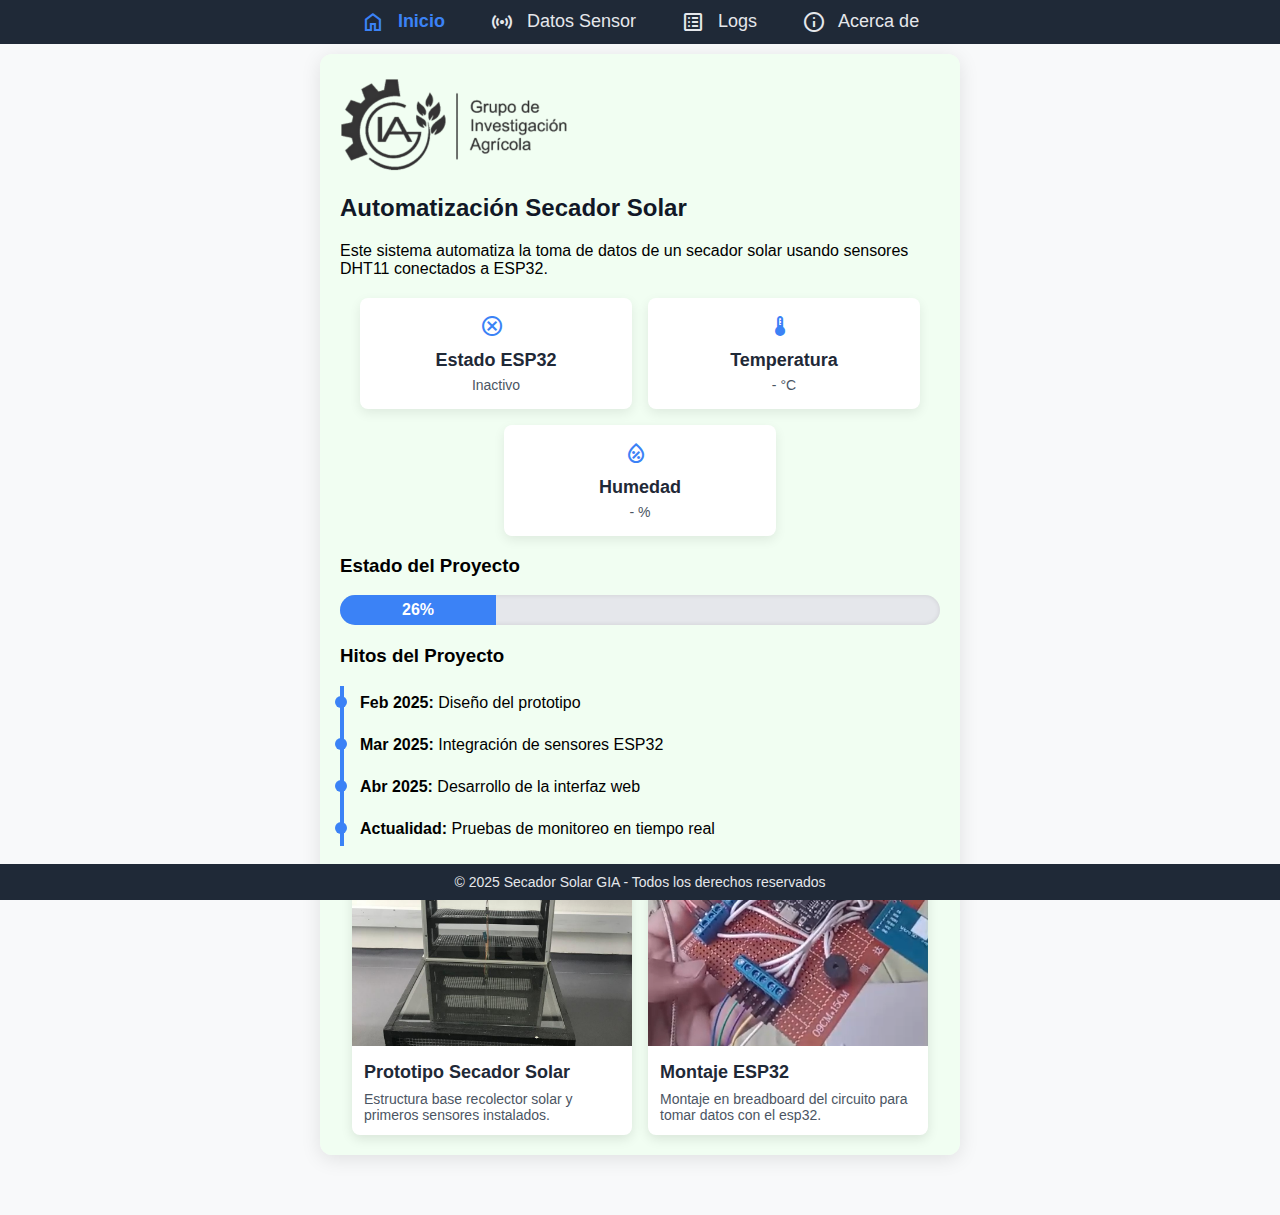
<file: .web_bak/index.html>
<!DOCTYPE html>
<html lang="es">

<head>
    <meta charset="UTF-8">
    <meta name="viewport" content="width=device-width, initial-scale=1.0">
    <title>Secador Solar</title>
    <link rel="stylesheet" href="css/style.css">
    <link rel="icon" type="image/png" href="favicon.png">
    <link href="https://fonts.googleapis.com/css2?family=Material+Symbols+Outlined" rel="stylesheet" />
</head>

<body>

    <!-- Barra de Navegación -->
    <div class="navbar">
        <a href="#" class="nav-item" id="inicio-link">
            <span class="material-symbols-outlined">home</span>
            <span class="nav-text">Inicio</span>
        </a>
        <a href="#" class="nav-item" id="sensor-link">
            <span class="material-symbols-outlined">sensors</span>
            <span class="nav-text">Datos Sensor</span>
        </a>
        <a href="#" class="nav-item" id="logs-link">
            <span class="material-symbols-outlined">list_alt</span>
            <span class="nav-text">Logs</span>
        </a>
        <a href="#" class="nav-item" id="acerca-link">
            <span class="material-symbols-outlined">info</span>
            <span class="nav-text">Acerca de</span>
        </a>
    </div>

    <!-- Contenido -->
    <div class="content">
        <div class="section active" id="inicio-section">
            <div class="section-header">
                <img src="images/gia-logo.png" alt="Logo del proyecto" class="section-logo" />
            </div>
            <h2>Automatización Secador Solar</h2>
            <p>Este sistema automatiza la toma de datos de un secador solar usando sensores DHT11 conectados a ESP32.
            </p>

            <!-- Lecturas rápidas -->
            <div class="sensor-cards">
                <div class="sensor-card">
                    <span class="material-symbols-outlined sensor-icon"> cancel </span>
                    <h3>Estado ESP32</h3>
                    <p>Inactivo</p>
                </div>

                <div class="sensor-card">
                    <span class="material-symbols-outlined sensor-icon">device_thermostat</span>
                    <h3>Temperatura</h3>
                    <p>- °C</p>
                </div>

                <div class="sensor-card">
                    <span class="material-symbols-outlined sensor-icon">humidity_percentage</span>
                    <h3>Humedad</h3>
                    <p>- %</p>
                </div>
            </div>

            <!-- Estado del Proyecto -->
            <h3>Estado del Proyecto</h3>
            <div class="progress-container">
                <div class="progress-bar" style="width: 26%;">26%</div>
            </div>

            <!-- Hitos -->
            <h3>Hitos del Proyecto</h3>
            <ul class="timeline">
                <li><strong>Feb 2025:</strong> Diseño del prototipo</li>
                <li><strong>Mar 2025:</strong> Integración de sensores ESP32</li>
                <li><strong>Abr 2025:</strong> Desarrollo de la interfaz web</li>
                <li><strong>Actualidad:</strong> Pruebas de monitoreo en tiempo real</li>
            </ul>

            <div class="prototype-gallery">

                <div class="prototype-card">
                    <img src="images/Prototipo.webp" alt="Prototipo 1">
                    <div class="prototype-info">
                        <h3>Prototipo Secador Solar</h3>
                        <p>Estructura base recolector solar y primeros sensores instalados.</p>
                    </div>
                </div>

                <div class="prototype-card">
                    <img src="images/montaje.webp" alt="montaje 2">
                    <div class="prototype-info">
                        <h3>Montaje ESP32 </h3>
                        <p>Montaje en breadboard del circuito para tomar datos con el esp32.</p>
                    </div>
                </div>
            </div>
        </div>

        <div class="section" id="logs-section">
            <h2>Mensajes del sistema (Logs)</h2>
            <div class="table-controls">
                <button id="refresh-logs-btn" class="btn btn-primary">
                    <span class="material-symbols-outlined">refresh</span>
                    <span>Refrescar</span>
                </button>
                <button id="export-logs-btn" class="btn btn-success">
                    <span class="material-symbols-outlined">Download</span>
                    <span>Descargar .csv</span>
                </button>
            </div>
            <div id="logs-table"></div> <!-- Aquí se cargará la tabla de logs -->
        </div>

        <div class="section" id="sensor-section">
            <h2>Datos del Sensor DHT11</h2>
            <div class="table-controls">
                <button id="refresh-sensor-btn" class="btn btn-primary">
                    <span class="material-symbols-outlined">refresh</span>
                    <span>Refrescar</span>
                </button>
                <button id="export-sensor-btn" class="btn btn-success">
                    <span class="material-symbols-outlined">Download</span>
                    <span>Descargar .csv</span>
                </button>
            </div>
            <div id="sensor-table"></div> <!-- Aquí se cargará la tabla de los sensores -->
        </div>

        <div class="section" id="acerca-section">

            <h2 class="about-title">Quienes somos?</h2>

            <!-- Tarjetas del equipo -->
            <div class="team-grid">
                <div class="team-card">
                    <img src="images/angie_hurtado.jpeg" alt="Angie Katherine Hurtado Montañez">
                    <h3>Angie Katherine Hurtado Montañez</h3>
                    <p>Ingeniera agrícola en formación </p>
                    <div class="social-links">
                        <a href="http://linkedin.com/in/angiekatherinehurtadomontanez" target="_blank" title="LinkedIn">
                            <span class="material-symbols-outlined">account_circle</span>
                        </a>
                        <a href="mailto:correo1@ejemplo.edu.co" title="Correo">
                            <span class="material-symbols-outlined">mail</span>
                        </a>
                    </div>
                </div>

                <div class="team-card">
                    <img src="images/jhonny_patino.jpeg" alt="Jhony Javier Patiño Alvira">
                    <h3>Jhony Javier Patiño Alvira</h3>
                    <p>Ingeniero agrícola en formación </p>
                    <div class="social-links">
                        <a href="http://www.linkedin.com/in/jhonypatinoalvira" target="_blank">
                            <span class="material-symbols-outlined">account_circle</span>
                        </a>
                        <a href="mailto:correo2@ejemplo.edu.co">
                            <span class="material-symbols-outlined">mail</span>
                        </a>
                    </div>
                </div>

                <div class="team-card">
                    <img src="images/angel_gonzalez.jpeg" alt="Angel Leonardo Gonzalez Padilla">
                    <h3>Angel Leonardo Gonzalez Padilla</h3>
                    <p>Ingeniero agrícola en formación </p>
                    <div class="social-links">
                        <a href="https://linkedin.com/in/angonzalezpa/" target="_blank">
                            <span class="material-symbols-outlined">account_circle</span>
                        </a>
                        <a href="mailto:correo3@ejemplo.edu.co">
                            <span class="material-symbols-outlined">mail</span>
                        </a>
                    </div>
                </div>
            </div>

            <!-- Tarjeta del stack tecnológico -->
            <div class="tech-summary">
                <h3 class="section-subtitle">Tecnologías utilizadas</h3>
                <div class="tech-cards">
                    <div class="tech-item">
                        <span class="material-symbols-outlined tech-icon">code</span>
                        <h4>Rust</h4>
                        <p>Lenguaje principal del backend, elegido por su velocidad y seguridad.</p>
                    </div>
                    <div class="tech-item">
                        <span class="material-symbols-outlined tech-icon">database</span>
                        <h4>PostgreSQL</h4>
                        <p>Base de datos relacional robusta para almacenar datos de sensores.</p>
                    </div>
                    <div class="tech-item">
                        <span class="material-symbols-outlined tech-icon">extension</span>
                        <h4>jQuery</h4>
                        <p>Librería ligera para manejar la interactividad del frontend.</p>
                    </div>
                    <div class="tech-item">
                        <span class="material-symbols-outlined tech-icon">cloud</span>
                        <h4>Docker</h4>
                        <p>Contenedores para facilitar el despliegue del sistema completo.</p>
                    </div>
                </div>
            </div>
        </div>
    </div>

    <script src="https://code.jquery.com/jquery-3.6.0.min.js"></script>
    <script src="js/app.js"></script>
    <div class="footer">
        &copy; 2025 Secador Solar GIA - Todos los derechos reservados
    </div>
</body>

</html>
</file>
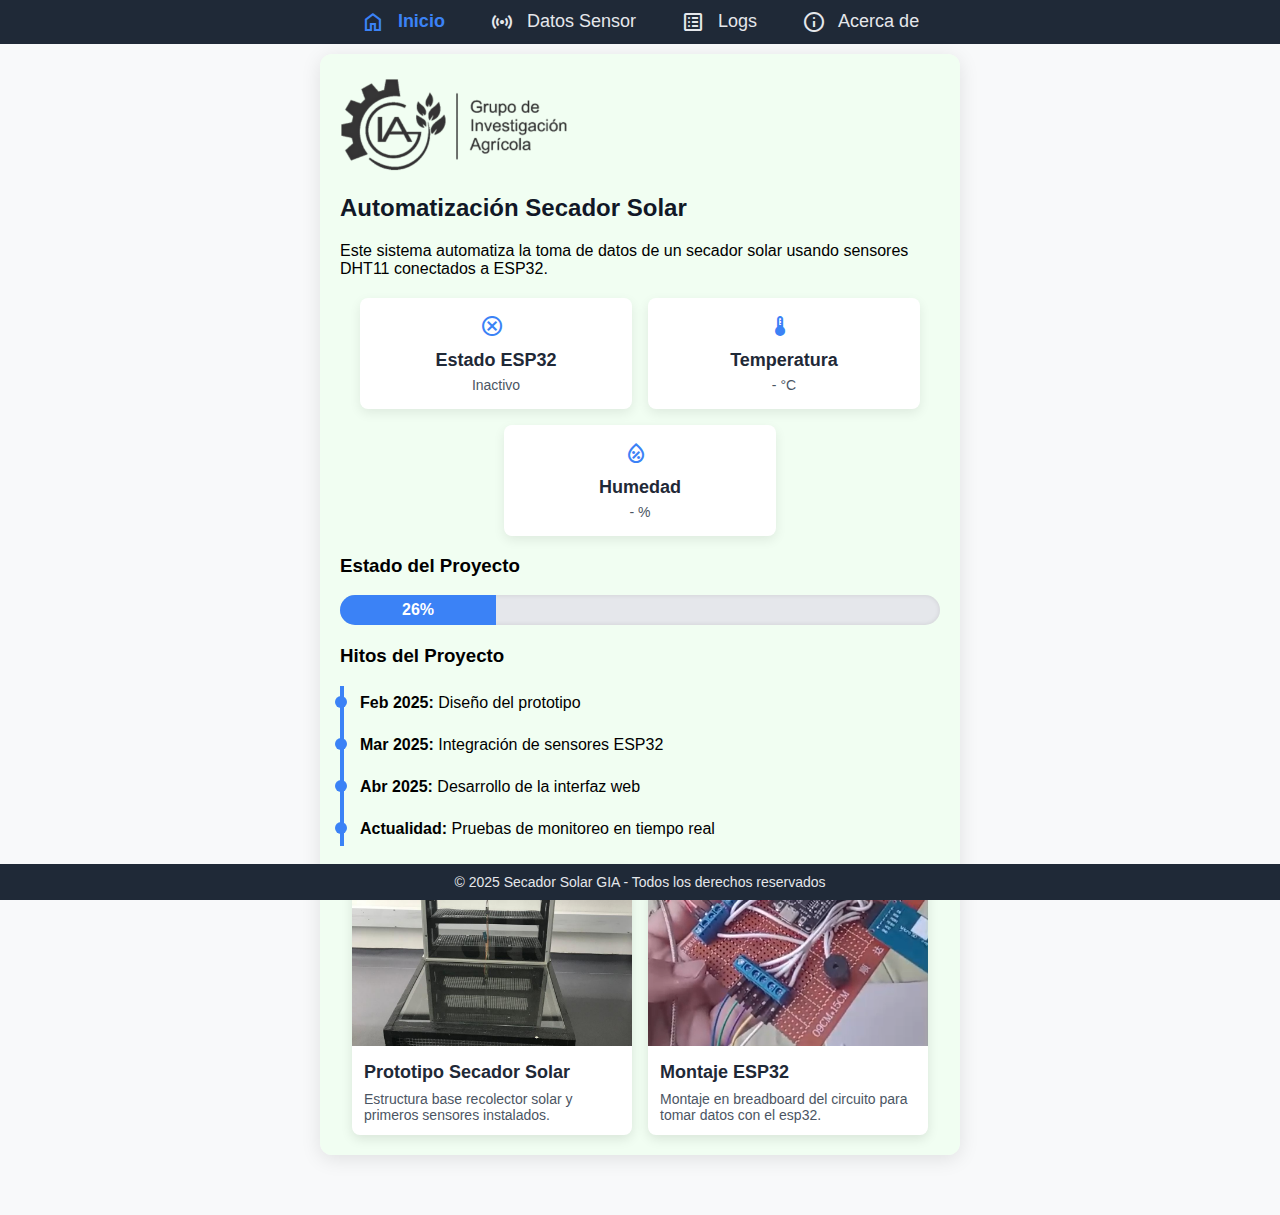
<file: API-CRUD/web/index.html>
<!DOCTYPE html>
<html lang="es">

<head>
    <meta charset="UTF-8">
    <meta name="viewport" content="width=device-width, initial-scale=1.0">
    <title>Secador Solar</title>
    <link rel="stylesheet" href="css/style.css">
    <link rel="icon" type="image/png" href="favicon.png">
    <link href="https://fonts.googleapis.com/css2?family=Material+Symbols+Outlined" rel="stylesheet" />
</head>

<body>

    <!-- Barra de Navegación -->
    <div class="navbar">
        <a href="#" class="nav-item" id="inicio-link">
            <span class="material-symbols-outlined">home</span>
            <span class="nav-text">Inicio</span>
        </a>
        <a href="#" class="nav-item" id="sensor-link">
            <span class="material-symbols-outlined">sensors</span>
            <span class="nav-text">Datos Sensor</span>
        </a>
        <a href="#" class="nav-item" id="logs-link">
            <span class="material-symbols-outlined">list_alt</span>
            <span class="nav-text">Logs</span>
        </a>
        <a href="#" class="nav-item" id="acerca-link">
            <span class="material-symbols-outlined">info</span>
            <span class="nav-text">Acerca de</span>
        </a>
    </div>

    <!-- Contenido -->
    <div class="content">
        <div class="section active" id="inicio-section">
            <div class="section-header">
                <img src="images/gia-logo.png" alt="Logo del proyecto" class="section-logo" />
            </div>
            <h2>Automatización Secador Solar</h2>
            <p>Este sistema automatiza la toma de datos de un secador solar usando sensores DHT11 conectados a ESP32.
            </p>

            <!-- Lecturas rápidas -->
            <div class="sensor-cards">
                <div class="sensor-card">
                    <span class="material-symbols-outlined sensor-icon"> cancel </span>
                    <h3>Estado ESP32</h3>
                    <p>Inactivo</p>
                </div>

                <div class="sensor-card">
                    <span class="material-symbols-outlined sensor-icon">device_thermostat</span>
                    <h3>Temperatura</h3>
                    <p>- °C</p>
                </div>

                <div class="sensor-card">
                    <span class="material-symbols-outlined sensor-icon">humidity_percentage</span>
                    <h3>Humedad</h3>
                    <p>- %</p>
                </div>
            </div>

            <!-- Estado del Proyecto -->
            <h3>Estado del Proyecto</h3>
            <div class="progress-container">
                <div class="progress-bar" style="width: 26%;">26%</div>
            </div>

            <!-- Hitos -->
            <h3>Hitos del Proyecto</h3>
            <ul class="timeline">
                <li><strong>Feb 2025:</strong> Diseño del prototipo</li>
                <li><strong>Mar 2025:</strong> Integración de sensores ESP32</li>
                <li><strong>Abr 2025:</strong> Desarrollo de la interfaz web</li>
                <li><strong>Actualidad:</strong> Pruebas de monitoreo en tiempo real</li>
            </ul>

            <div class="prototype-gallery">

                <div class="prototype-card">
                    <img src="images/Prototipo.webp" alt="Prototipo 1">
                    <div class="prototype-info">
                        <h3>Prototipo Secador Solar</h3>
                        <p>Estructura base recolector solar y primeros sensores instalados.</p>
                    </div>
                </div>

                <div class="prototype-card">
                    <img src="images/montaje.webp" alt="montaje 2">
                    <div class="prototype-info">
                        <h3>Montaje ESP32 </h3>
                        <p>Montaje en breadboard del circuito para tomar datos con el esp32.</p>
                    </div>
                </div>
            </div>
        </div>

        <div class="section" id="sensor-section">
            <h2>Datos del Sensor</h2>
            <div id="sensor-table"></div> <!-- Aquí se cargará la tabla de los sensores -->
        </div>

        <div class="section" id="logs-section">
            <h2>Logs</h2>
            <div id="logs-table"></div> <!-- Aquí se cargará la tabla de logs -->
        </div>

        <div class="section" id="acerca-section">
        
            <h2 class="about-title">Quienes somos?</h2>

            <!-- Tarjetas del equipo -->
            <div class="team-grid">
                <div class="team-card">
                    <img src="images/angie_hurtado.jpeg" alt="Angie Katherine Hurtado Montañez">
                    <h3>Angie Katherine Hurtado Montañez</h3>
                    <p>Ingeniera agrícola en formación </p>
                    <div class="social-links">
                        <a href="http://linkedin.com/in/angiekatherinehurtadomontanez" target="_blank" title="LinkedIn">
                            <span class="material-symbols-outlined">account_circle</span>
                        </a>
                        <a href="mailto:correo1@ejemplo.edu.co" title="Correo">
                            <span class="material-symbols-outlined">mail</span>
                        </a>
                    </div>
                </div>

                <div class="team-card">
                    <img src="images/jhonny_patino.jpeg" alt="Jhony Javier Patiño Alvira">
                    <h3>Jhony Javier Patiño Alvira</h3>
                    <p>Ingeniero agrícola en formación </p>
                    <div class="social-links">
                        <a href="http://www.linkedin.com/in/jhonypatinoalvira" target="_blank">
                            <span class="material-symbols-outlined">account_circle</span>
                        </a>
                        <a href="mailto:correo2@ejemplo.edu.co">
                            <span class="material-symbols-outlined">mail</span>
                        </a>
                    </div>
                </div>

                <div class="team-card">
                    <img src="images/angel_gonzalez.jpeg" alt="Angel Leonardo Gonzalez Padilla">
                    <h3>Angel Leonardo Gonzalez Padilla</h3>
                    <p>Ingeniero agrícola en formación </p>
                    <div class="social-links">
                        <a href="https://linkedin.com/in/angonzalezpa/" target="_blank">
                            <span class="material-symbols-outlined">account_circle</span>
                        </a>
                        <a href="mailto:correo3@ejemplo.edu.co">
                            <span class="material-symbols-outlined">mail</span>
                        </a>
                    </div>
                </div>
            </div>

            <!-- Tarjeta del stack tecnológico -->
            <div class="tech-summary">
                <h3 class="section-subtitle">Tecnologías utilizadas</h3>
                <div class="tech-cards">
                  <div class="tech-item">
                    <span class="material-symbols-outlined tech-icon">code</span>
                    <h4>Rust</h4>
                    <p>Lenguaje principal del backend, elegido por su velocidad y seguridad.</p>
                  </div>
                  <div class="tech-item">
                    <span class="material-symbols-outlined tech-icon">database</span>
                    <h4>PostgreSQL</h4>
                    <p>Base de datos relacional robusta para almacenar datos de sensores.</p>
                  </div>
                  <div class="tech-item">
                    <span class="material-symbols-outlined tech-icon">extension</span>
                    <h4>jQuery</h4>
                    <p>Librería ligera para manejar la interactividad del frontend.</p>
                  </div>
                  <div class="tech-item">
                    <span class="material-symbols-outlined tech-icon">cloud</span>
                    <h4>Docker</h4>
                    <p>Contenedores para facilitar el despliegue del sistema completo.</p>
                  </div>
                </div>
              </div>
        </div>
    </div>

    <script src="https://code.jquery.com/jquery-3.6.0.min.js"></script>
    <script src="js/app.js"></script>
    <div class="footer">
        &copy; 2025 Secador Solar GIA - Todos los derechos reservados
    </div>
</body>

</html>
</file>
<file: .web_bak/css/style.css>
/* styles.css */

body {
    font-family: Arial, sans-serif;
    margin: 0;
    padding: 0;
    background-color: #f8f9fa;
    /* gris claro */
    background-image: url(https://www.graphicpear.com/wp-content/uploads/2022/10/Abstract-Geometric-3D-Seamless-Pattern-AI.png);
}

.content {
    background-color: rgba(240, 255, 240, 0.85);
    /* honeydew translúcido */
    padding: 20px;
    min-height: calc(100vh - 60px - 40px);
    /* altura total menos footer y margen */
    box-sizing: border-box;
    overflow-y: auto;
    margin: 10px auto;
    /* centrado vertical */
    margin-bottom: 60px;
    /* antes tenías 60px, ahora deja más espacio */
    max-width: 50%;
    /* limita el ancho para efecto de panel */
    border-radius: 12px;
    box-shadow: 0 4px 20px rgba(0, 0, 0, 0.1);
    /* sutil sombra para flotante */
}

@media (max-width: 768px) {
    .content {
        margin: 20px;
        margin-bottom: 60px;
        /* antes tenías 60px, ahora deja más espacio */
        width: auto;
        max-width: none;
        border-radius: 8px;
    }

    .section-header {
        justify-content: center;
        /* Centra los elementos en pantallas pequeñas */
    }

    .section-logo {
        margin-right: 0;
        /* Elimina el margen en móviles */
        margin-bottom: 10px;
        /* Espacio debajo del logo en móviles */
    }

    h2 {
        font-size: 20px;
        /* Puedes reducir el tamaño del texto en móviles si lo prefieres */
    }
}

.footer {
    position: fixed;
    bottom: 0;
    left: 0;
    width: 100%;
    background-color: #1f2937;
    /* mismo color que la navbar para uniformidad */
    color: #e5e7eb;
    /* gris claro */
    text-align: center;
    padding: 10px 0;
    font-size: 14px;
    z-index: 1000;
}

/* Barra de navegación */
.navbar {
    background-color: #1f2937;
    /* gris oscuro */
    padding: 10px 0;
    text-align: center;
}

.material-symbols-outlined {
    font-size: 20px;
    vertical-align: middle;
    margin-right: 8px;
}

/* Responsive: solo íconos en pantallas pequeñas */
@media (max-width: 600px) {
    .navbar .nav-text {
        display: none;
    }

    .material-symbols-outlined {
        margin-right: 0;
        font-size: 24px;
    }

    .nav-item {
        display: inline-block;
        padding: 10px;
    }
}

.navbar a {
    color: #e5e7eb;
    /* gris claro */
    text-decoration: none;
    margin: 0 20px;
    font-size: 18px;
}

.navbar a:hover {
    text-decoration: underline;
}

.navbar a.active {
    color: #3b82f6;
    /* azul profesional */
    font-weight: bold;
}

/* Contenedor de contenido */
.content {
    padding: 20px;

}

/* Estilo de las secciones */
.section {
    display: none;
}

.section.active {
    display: block;
}

h2 {
    color: #111827;
    /* casi negro */
}

/* Estilos para las tablas */
table {
    width: 100%;
    background: #374151;
    /* gris azulado oscuro */
    border-radius: 0.25em;
    border-collapse: collapse;
    margin: 0em;
}

th {
    border-bottom: 1px solid #1f2937;
    color: #ffffff;
    font-weight: 600;
    padding: 0.5em 1em;
    text-align: left;
    width: auto;
}

.col-id {
    width: 3%;
}

.col-hora {
    width: 5%;
}

.col-fecha {
    width: 5%;
}

.col-tag {
    width: 10%;
}

td {
    color: #f9fafb;
    /* blanco grisáceo */
    font-weight: 400;
    padding: 0.65em 1em;
}

tbody tr {
    transition: background 0.25s ease;
}

tbody tr:hover {
    background: #4b5563;
    /* gris intermedio */
}

#sensor-table,
#logs-table {
    width: 100%;
    overflow-x: auto;
    -webkit-overflow-scrolling: touch;
    margin-top: 1rem;
    border-radius: 0.25em;
}

#sensor-table table {
    min-width: 600px;
}

#logs-table table {
    min-width: 600px;
}

.new-row {
    background-color: #fef3c7;
    /* amarillo pastel */
    transition: background-color 0.5s ease;

}

.new-row td {
    color: black !important;
}

.progress-container {
    width: 100%;
    background-color: #e5e7eb;
    border-radius: 20px;
    overflow: hidden;
    margin-bottom: 20px;
    box-shadow: inset 0 0 5px rgba(0, 0, 0, 0.1);
}

.progress-bar {
    height: 30px;
    background-color: #3b82f6;
    color: white;
    text-align: center;
    line-height: 30px;
    font-weight: bold;
    transition: width 1s ease-in-out;
}

/* Línea de tiempo de hitos */
.timeline {
    list-style: none;
    padding: 0;
    border-left: 4px solid #3b82f6;
    margin: 1rem 0;
}

.timeline li {
    padding: 0.5rem 1rem;
    margin-bottom: 0.5rem;
    position: relative;
}

.timeline li::before {
    content: '';
    position: absolute;
    left: -9px;
    top: 10px;
    width: 12px;
    height: 12px;
    background-color: #3b82f6;
    border-radius: 50%;
}

/* Lecturas actuales */
.sensor-cards {
    display: flex;
    flex-wrap: wrap;
    justify-content: center;
    gap: 16px;
    margin-top: 20px;
}

.sensor-card {
    width: 240px;
    background-color: #ffffff;
    border-radius: 8px;
    box-shadow: 0 4px 12px rgba(0, 0, 0, 0.08);
    padding: 16px;
    text-align: center;
    transition: transform 0.3s ease, box-shadow 0.3s ease;
    display: flex;
    flex-direction: column;
    align-items: center;
}

.sensor-card:hover {
    transform: translateY(-5px);
    box-shadow: 0 8px 20px rgba(0, 0, 0, 0.15);
}

.sensor-icon {
    font-size: 40px;
    color: #3b82f6;
    margin-bottom: 12px;
}

.sensor-card h3 {
    margin: 0;
    font-size: 18px;
    color: #1f2937;
}

.sensor-card p {
    margin: 6px 0 0;
    color: #4b5563;
    font-size: 14px;
}

.material-symbols-outlined.icon {
    font-size: 50px;
    margin-bottom: 8px;
    color: #3b82f6;
}

/* Imagen del prototipo */
.prototipo-img {
    max-width: 100%;
    height: auto;
    border-radius: 10px;
    box-shadow: 0 2px 5px rgba(0, 0, 0, 0.1);
    margin-top: 1rem;
}

.prototype-gallery {
    display: flex;
    flex-wrap: wrap;
    gap: 16px;
    justify-content: center;
    margin-top: 20px;
}

.prototype-card {
    width: 280px;
    background-color: #ffffff;
    border-radius: 8px;
    box-shadow: 0 4px 12px rgba(0, 0, 0, 0.1);
    overflow: hidden;
    transition: transform 0.3s ease;
}

.prototype-card:hover {
    transform: translateY(-4px);
}

.prototype-card img {
    width: 100%;
    height: 180px;
    object-fit: cover;
}

.prototype-info {
    padding: 12px;
    text-align: left;
}

.prototype-info h3 {
    margin: 0 0 8px;
    font-size: 18px;
    color: #1f2937;
}

.prototype-info p {
    margin: 0;
    color: #4b5563;
    font-size: 14px;
}

.section-logo {
    height: 100px;
    /* Ajusta el tamaño de la imagen */
}

.section-header {
    display: flex;
    flex-flow: row;
    margin-bottom: 20px;
}

.about-section {
    padding: 2rem;
    background-color: #f9fafb;
    color: #111827;
    display: flex;
    flex-direction: column;
    align-items: center;
    gap: 2rem;
}

.about-title {
    font-size: 2rem;
    font-weight: bold;
    text-align: center;
    margin-bottom: 1rem;
}

.team-grid {
    display: grid;
    grid-template-columns: repeat(auto-fit, minmax(220px, 1fr));
    gap: 1.5rem;
    width: 100%;
    max-width: 1000px;
}

.team-card {
    background-color: #ffffff;
    border-radius: 1rem;
    box-shadow: 0 4px 8px rgba(0, 0, 0, 0.08);
    padding: 1.2rem;
    text-align: center;
    transition: transform 0.3s ease;
}

.team-card:hover {
    transform: translateY(-5px);
}

.team-card img {
    width: 100px;
    height: 100px;
    object-fit: cover;
    border-radius: 50%;
    margin-bottom: 0.8rem;
    border: 3px solid #3b82f6;
}

.team-card h3 {
    margin: 0.4rem 0 0.2rem;
    font-size: 1.1rem;
}

.team-card p {
    font-size: 0.9rem;
    margin: 0.2rem 0;
    color: #4b5563;
}

.team-card .social-links {
    margin-top: 0.6rem;
    display: flex;
    justify-content: center;
    gap: 0.8rem;
}

.team-card .social-links a {
    color: #3b82f6;
    font-size: 1.2rem;
    text-decoration: none;
}

.tech-summary {
    margin-top: 3rem;
    text-align: center;
}

.section-subtitle {
    font-size: 1.6rem;
    margin-bottom: 1.5rem;
    color: #1f2937;
}

.tech-cards {
    display: flex;
    justify-content: center;
    flex-wrap: wrap;
    gap: 1.5rem;
}

.tech-item {
    background-color: #ffffffdd;
    border-radius: 1rem;
    padding: 1.5rem;
    max-width: 220px;
    flex: 1 1 200px;
    box-shadow: 0 4px 10px rgba(0, 0, 0, 0.08);
    transition: transform 0.3s ease, box-shadow 0.3s ease;
}

.tech-item:hover {
    transform: translateY(-5px);
    box-shadow: 0 8px 16px rgba(0, 0, 0, 0.15);
}

.tech-icon {
    font-size: 50px;
    color: #3b82f6;
    margin-bottom: 0.5rem;
}

.tech-item h4 {
    margin: 0.5rem 0;
    color: #1f2937;
    font-weight: 600;
}

.tech-item p {
    font-size: 0.95rem;
    color: #374151;
}


.table-controls {
    margin-bottom: 15px;
    display: flex;
    gap: 10px;
  }
  
  .btn {
    padding: 8px 16px;
    border: none;
    border-radius: 4px;
    cursor: pointer;
    font-size: 14px;
  }
  
  .btn-primary {
    background-color: #007bff;
    color: white;
  }
  
  .btn-primary:hover {
    background-color: #0056b3;
  }
  
  .btn-success {
    background-color: #28a745;
    color: white;
  }
  
  .btn-success:hover {
    background-color: #218838;
  }
</file>
<file: API-CRUD/web/css/style.css>
/* styles.css */

body {
    font-family: Arial, sans-serif;
    margin: 0;
    padding: 0;
    background-color: #f8f9fa;
    /* gris claro */
    background-image: url(https://www.graphicpear.com/wp-content/uploads/2022/10/Abstract-Geometric-3D-Seamless-Pattern-AI.png);
}

.content {
    background-color: rgba(240, 255, 240, 0.85);
    /* honeydew translúcido */
    padding: 20px;
    min-height: calc(100vh - 60px - 40px);
    /* altura total menos footer y margen */
    box-sizing: border-box;
    overflow-y: auto;
    margin: 10px auto;
    /* centrado vertical */
    margin-bottom: 60px;
    /* antes tenías 60px, ahora deja más espacio */
    max-width: 50%;
    /* limita el ancho para efecto de panel */
    border-radius: 12px;
    box-shadow: 0 4px 20px rgba(0, 0, 0, 0.1);
    /* sutil sombra para flotante */
}

@media (max-width: 768px) {
    .content {
        margin: 20px;
        margin-bottom: 60px;
        /* antes tenías 60px, ahora deja más espacio */
        width: auto;
        max-width: none;
        border-radius: 8px;
    }

    .section-header {
        justify-content: center;
        /* Centra los elementos en pantallas pequeñas */
    }

    .section-logo {
        margin-right: 0;
        /* Elimina el margen en móviles */
        margin-bottom: 10px;
        /* Espacio debajo del logo en móviles */
    }

    h2 {
        font-size: 20px;
        /* Puedes reducir el tamaño del texto en móviles si lo prefieres */
    }
}

.footer {
    position: fixed;
    bottom: 0;
    left: 0;
    width: 100%;
    background-color: #1f2937;
    /* mismo color que la navbar para uniformidad */
    color: #e5e7eb;
    /* gris claro */
    text-align: center;
    padding: 10px 0;
    font-size: 14px;
    z-index: 1000;
}

/* Barra de navegación */
.navbar {
    background-color: #1f2937;
    /* gris oscuro */
    padding: 10px 0;
    text-align: center;
}

.material-symbols-outlined {
    font-size: 20px;
    vertical-align: middle;
    margin-right: 8px;
}

/* Responsive: solo íconos en pantallas pequeñas */
@media (max-width: 600px) {
    .navbar .nav-text {
        display: none;
    }

    .material-symbols-outlined {
        margin-right: 0;
        font-size: 24px;
    }

    .nav-item {
        display: inline-block;
        padding: 10px;
    }
}

.navbar a {
    color: #e5e7eb;
    /* gris claro */
    text-decoration: none;
    margin: 0 20px;
    font-size: 18px;
}

.navbar a:hover {
    text-decoration: underline;
}

.navbar a.active {
    color: #3b82f6;
    /* azul profesional */
    font-weight: bold;
}

/* Contenedor de contenido */
.content {
    padding: 20px;

}

/* Estilo de las secciones */
.section {
    display: none;
}

.section.active {
    display: block;
}

h2 {
    color: #111827;
    /* casi negro */
}

/* Estilos para las tablas */
table {
    width: 100%;
    background: #374151;
    /* gris azulado oscuro */
    border-radius: 0.25em;
    border-collapse: collapse;
    margin: 0em;
}

th {
    border-bottom: 1px solid #1f2937;
    color: #ffffff;
    font-weight: 600;
    padding: 0.5em 1em;
    text-align: left;
    width: auto;
}

.col-id {
    width: 3%;
}

.col-hora {
    width: 5%;
}

.col-fecha {
    width: 5%;
}

.col-tag {
    width: 10%;
}

td {
    color: #f9fafb;
    /* blanco grisáceo */
    font-weight: 400;
    padding: 0.65em 1em;
}

tbody tr {
    transition: background 0.25s ease;
}

tbody tr:hover {
    background: #4b5563;
    /* gris intermedio */
}

#sensor-table,
#logs-table {
    width: 100%;
    overflow-x: auto;
    -webkit-overflow-scrolling: touch;
    margin-top: 1rem;
    border-radius: 0.25em;
}

#sensor-table table {
    min-width: 600px;
}

#logs-table table {
    min-width: 600px;
}

.new-row {
    background-color: #fef3c7;
    /* amarillo pastel */
    transition: background-color 0.5s ease;

}

.new-row td {
    color: black !important;
}

.progress-container {
    width: 100%;
    background-color: #e5e7eb;
    border-radius: 20px;
    overflow: hidden;
    margin-bottom: 20px;
    box-shadow: inset 0 0 5px rgba(0, 0, 0, 0.1);
}

.progress-bar {
    height: 30px;
    background-color: #3b82f6;
    color: white;
    text-align: center;
    line-height: 30px;
    font-weight: bold;
    transition: width 1s ease-in-out;
}

/* Línea de tiempo de hitos */
.timeline {
    list-style: none;
    padding: 0;
    border-left: 4px solid #3b82f6;
    margin: 1rem 0;
}

.timeline li {
    padding: 0.5rem 1rem;
    margin-bottom: 0.5rem;
    position: relative;
}

.timeline li::before {
    content: '';
    position: absolute;
    left: -9px;
    top: 10px;
    width: 12px;
    height: 12px;
    background-color: #3b82f6;
    border-radius: 50%;
}

/* Lecturas actuales */
.sensor-cards {
    display: flex;
    flex-wrap: wrap;
    justify-content: center;
    gap: 16px;
    margin-top: 20px;
}

.sensor-card {
    width: 240px;
    background-color: #ffffff;
    border-radius: 8px;
    box-shadow: 0 4px 12px rgba(0, 0, 0, 0.08);
    padding: 16px;
    text-align: center;
    transition: transform 0.3s ease, box-shadow 0.3s ease;
    display: flex;
    flex-direction: column;
    align-items: center;
}

.sensor-card:hover {
    transform: translateY(-5px);
    box-shadow: 0 8px 20px rgba(0, 0, 0, 0.15);
}

.sensor-icon {
    font-size: 40px;
    color: #3b82f6;
    margin-bottom: 12px;
}

.sensor-card h3 {
    margin: 0;
    font-size: 18px;
    color: #1f2937;
}

.sensor-card p {
    margin: 6px 0 0;
    color: #4b5563;
    font-size: 14px;
}

.material-symbols-outlined.icon {
    font-size: 50px;
    margin-bottom: 8px;
    color: #3b82f6;
}

/* Imagen del prototipo */
.prototipo-img {
    max-width: 100%;
    height: auto;
    border-radius: 10px;
    box-shadow: 0 2px 5px rgba(0, 0, 0, 0.1);
    margin-top: 1rem;
}

.prototype-gallery {
    display: flex;
    flex-wrap: wrap;
    gap: 16px;
    justify-content: center;
    margin-top: 20px;
}

.prototype-card {
    width: 280px;
    background-color: #ffffff;
    border-radius: 8px;
    box-shadow: 0 4px 12px rgba(0, 0, 0, 0.1);
    overflow: hidden;
    transition: transform 0.3s ease;
}

.prototype-card:hover {
    transform: translateY(-4px);
}

.prototype-card img {
    width: 100%;
    height: 180px;
    object-fit: cover;
}

.prototype-info {
    padding: 12px;
    text-align: left;
}

.prototype-info h3 {
    margin: 0 0 8px;
    font-size: 18px;
    color: #1f2937;
}

.prototype-info p {
    margin: 0;
    color: #4b5563;
    font-size: 14px;
}

.section-logo {
    height: 100px;
    /* Ajusta el tamaño de la imagen */
}

.section-header {
    display: flex;
    flex-flow: row;
    margin-bottom: 20px;
}

.about-section {
    padding: 2rem;
    background-color: #f9fafb;
    color: #111827;
    display: flex;
    flex-direction: column;
    align-items: center;
    gap: 2rem;
}

.about-title {
    font-size: 2rem;
    font-weight: bold;
    text-align: center;
    margin-bottom: 1rem;
}

.team-grid {
    display: grid;
    grid-template-columns: repeat(auto-fit, minmax(220px, 1fr));
    gap: 1.5rem;
    width: 100%;
    max-width: 1000px;
}

.team-card {
    background-color: #ffffff;
    border-radius: 1rem;
    box-shadow: 0 4px 8px rgba(0, 0, 0, 0.08);
    padding: 1.2rem;
    text-align: center;
    transition: transform 0.3s ease;
}

.team-card:hover {
    transform: translateY(-5px);
}

.team-card img {
    width: 100px;
    height: 100px;
    object-fit: cover;
    border-radius: 50%;
    margin-bottom: 0.8rem;
    border: 3px solid #3b82f6;
}

.team-card h3 {
    margin: 0.4rem 0 0.2rem;
    font-size: 1.1rem;
}

.team-card p {
    font-size: 0.9rem;
    margin: 0.2rem 0;
    color: #4b5563;
}

.team-card .social-links {
    margin-top: 0.6rem;
    display: flex;
    justify-content: center;
    gap: 0.8rem;
}

.team-card .social-links a {
    color: #3b82f6;
    font-size: 1.2rem;
    text-decoration: none;
}

.tech-summary {
    margin-top: 3rem;
    text-align: center;
}

.section-subtitle {
    font-size: 1.6rem;
    margin-bottom: 1.5rem;
    color: #1f2937;
}

.tech-cards {
    display: flex;
    justify-content: center;
    flex-wrap: wrap;
    gap: 1.5rem;
}

.tech-item {
    background-color: #ffffffdd;
    border-radius: 1rem;
    padding: 1.5rem;
    max-width: 220px;
    flex: 1 1 200px;
    box-shadow: 0 4px 10px rgba(0, 0, 0, 0.08);
    transition: transform 0.3s ease, box-shadow 0.3s ease;
}

.tech-item:hover {
    transform: translateY(-5px);
    box-shadow: 0 8px 16px rgba(0, 0, 0, 0.15);
}

.tech-icon {
    font-size: 50px;
    color: #3b82f6;
    margin-bottom: 0.5rem;
}

.tech-item h4 {
    margin: 0.5rem 0;
    color: #1f2937;
    font-weight: 600;
}

.tech-item p {
    font-size: 0.95rem;
    color: #374151;
}
</file>
